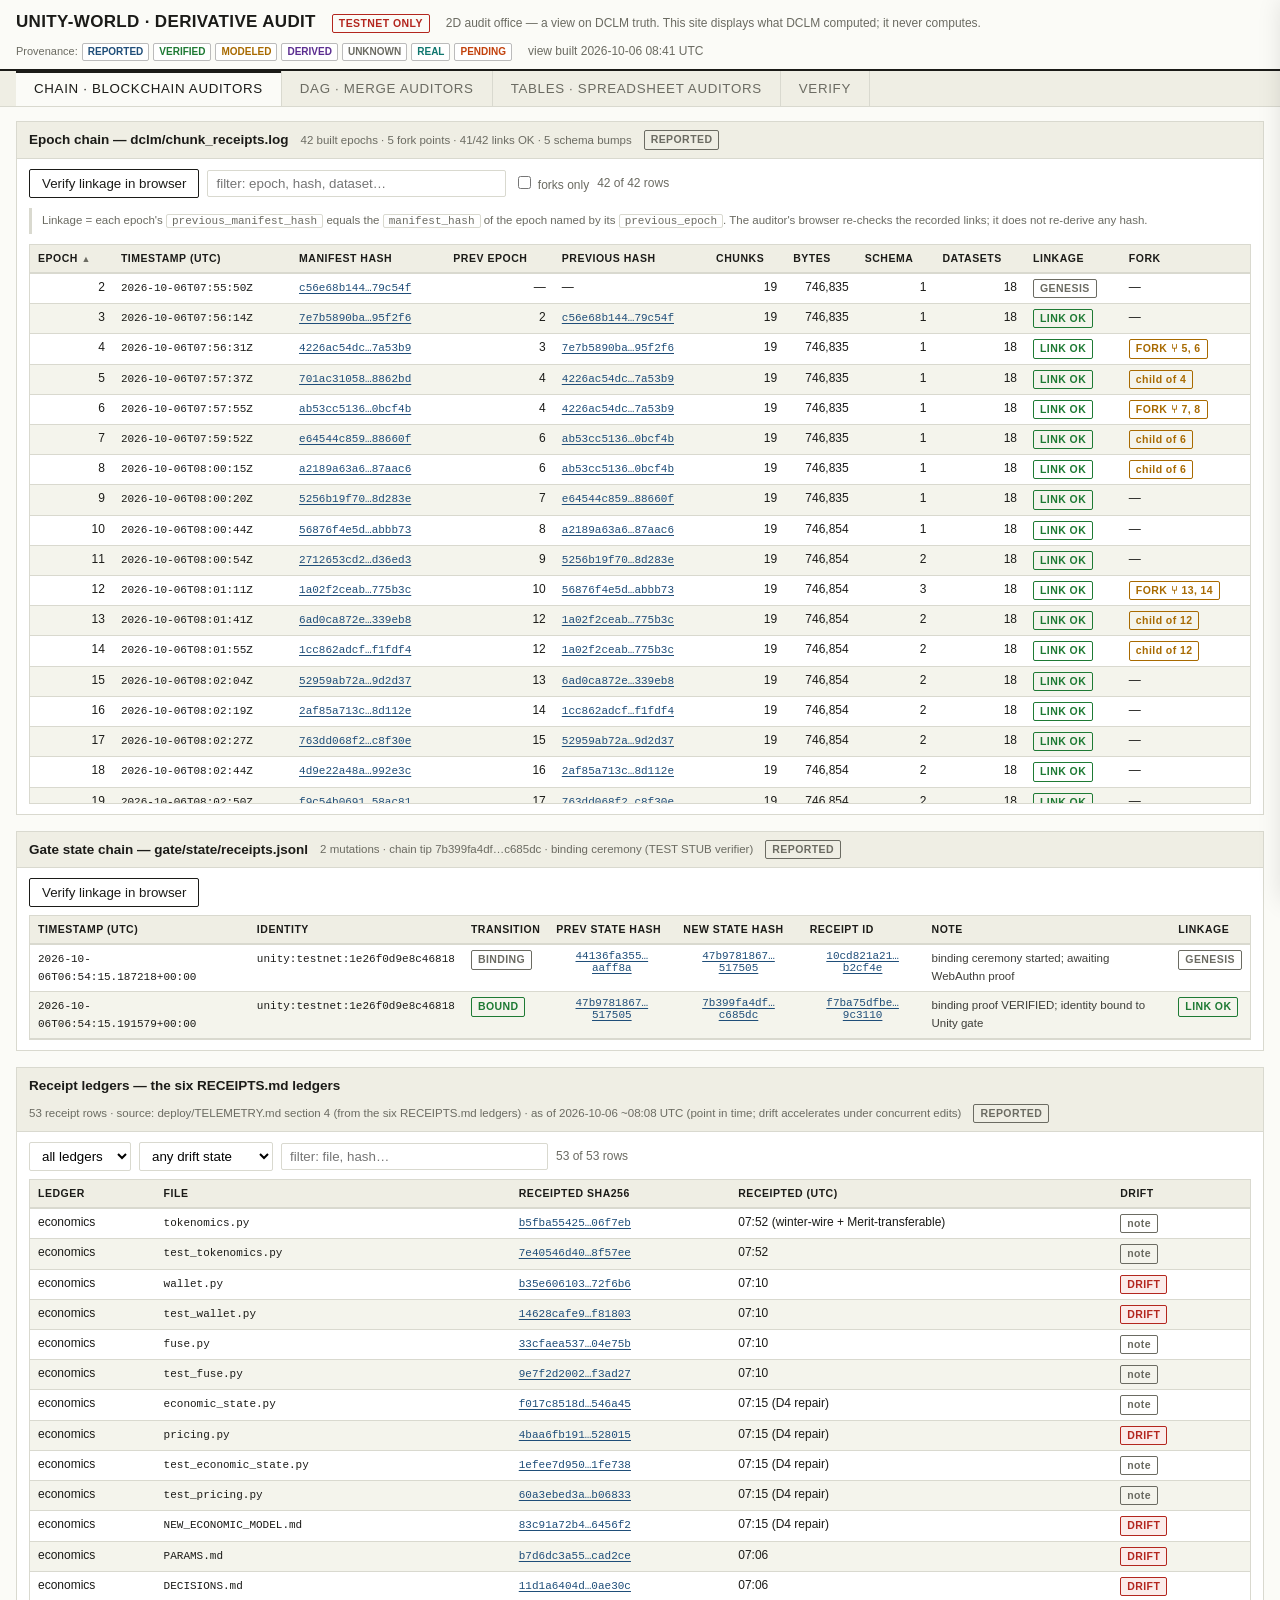
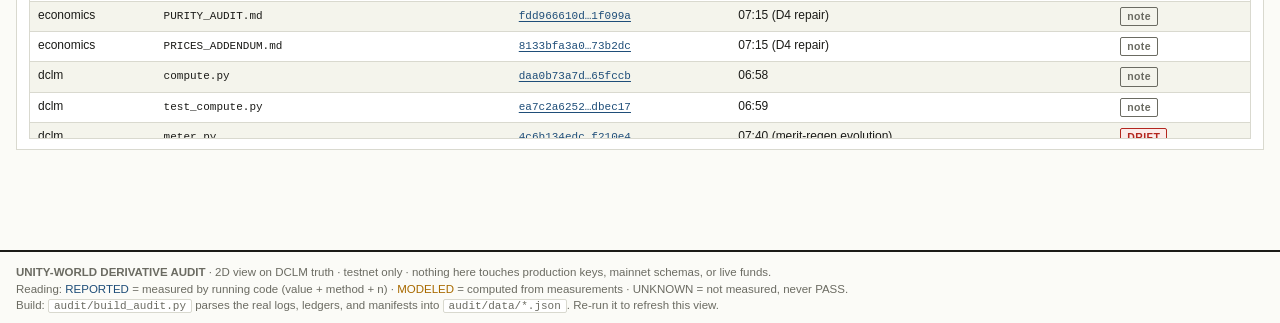
<file: audit/index.html>
<!doctype html>
<html lang="en">
<head>
<meta charset="utf-8">
<meta name="viewport" content="width=device-width, initial-scale=1">
<title>Unity-World Derivative Audit — 2D Ledger View</title>
<link rel="stylesheet" href="audit.css">
</head>
<body>

<header class="site-head">
  <h1>UNITY-WORLD · DERIVATIVE AUDIT</h1>
  <span class="badge b-net">TESTNET ONLY</span>
  <span class="sub">2D audit office — a view on DCLM truth. This site displays what DCLM computed; it never computes.</span>
  <div class="legend" id="prov-legend">
    <span>Provenance:</span>
    <span class="p p-reported">REPORTED</span><span class="p p-verified">VERIFIED</span>
    <span class="p p-modeled">MODELED</span><span class="p p-derived">DERIVED</span>
    <span class="p p-unknown">UNKNOWN</span><span class="p p-real">REAL</span><span class="p p-pending">PENDING</span>
  </div>
  <span class="sub" id="gen-at"></span>
</header>

<nav class="tabs" role="tablist" aria-label="Auditor views">
  <button role="tab" aria-selected="true" data-view="chain" id="tab-chain">Chain · blockchain auditors</button>
  <button role="tab" aria-selected="false" data-view="dag" id="tab-dag">DAG · merge auditors</button>
  <button role="tab" aria-selected="false" data-view="tables" id="tab-tables">Tables · spreadsheet auditors</button>
  <button role="tab" aria-selected="false" data-view="verify" id="tab-verify">Verify</button>
</nav>

<main>
  <!-- CHAIN -->
  <section class="view active" id="view-chain" role="tabpanel" aria-labelledby="tab-chain">
    <div class="panel">
      <header>
        <h2>Epoch chain — dclm/chunk_receipts.log</h2>
        <span class="meta" id="chain-meta"></span>
        <span class="badge b-mut">REPORTED</span>
      </header>
      <div class="body">
        <div class="toolbar">
          <button class="btn" id="chain-verify-btn">Verify linkage in browser</button>
          <input type="search" id="chain-search" placeholder="filter: epoch, hash, dataset…" size="34">
          <label class="count"><input type="checkbox" id="chain-forks-only"> forks only</label>
          <span class="count" id="chain-count"></span>
        </div>
        <div class="caveat" id="chain-verify-out">Linkage = each epoch's <span class="kbd">previous_manifest_hash</span> equals the <span class="kbd">manifest_hash</span> of the epoch named by its <span class="kbd">previous_epoch</span>. The auditor's browser re-checks the recorded links; it does not re-derive any hash.</div>
        <div class="table-scroll"><table class="grid" id="chain-table"><thead></thead><tbody></tbody></table></div>
      </div>
    </div>

    <div class="panel">
      <header>
        <h2>Gate state chain — gate/state/receipts.jsonl</h2>
        <span class="meta" id="gate-meta"></span>
        <span class="badge b-mut">REPORTED</span>
      </header>
      <div class="body">
        <div class="toolbar">
          <button class="btn" id="gate-verify-btn">Verify linkage in browser</button>
          <span class="count" id="gate-out"></span>
        </div>
        <div class="table-scroll"><table class="grid" id="gate-table"><thead></thead><tbody></tbody></table></div>
      </div>
    </div>

    <div class="panel">
      <header>
        <h2>Receipt ledgers — the six RECEIPTS.md ledgers</h2>
        <span class="meta" id="ledger-meta"></span>
        <span class="badge b-mut">REPORTED</span>
      </header>
      <div class="body">
        <div class="toolbar">
          <select id="ledger-filter"><option value="">all ledgers</option></select>
          <select id="ledger-drift"><option value="">any drift state</option><option>DRIFT</option><option>UNRECEIPTED</option><option>receipted</option></select>
          <input type="search" id="ledger-search" placeholder="filter: file, hash…" size="30">
          <span class="count" id="ledger-count"></span>
        </div>
        <div class="table-scroll"><table class="grid" id="ledger-table"><thead></thead><tbody></tbody></table></div>
      </div>
    </div>
  </section>

  <!-- DAG -->
  <section class="view" id="view-dag" role="tabpanel" aria-labelledby="tab-dag">
    <div class="panel">
      <header>
        <h2>Derivative DAG — epoch merges, 2D</h2>
        <span class="meta" id="dag-meta"></span>
        <span class="badge b-mut">REPORTED</span>
      </header>
      <div class="body">
        <div class="dag-controls">
          <button class="btn small" id="dag-fit">Fit</button>
          <button class="btn small" id="dag-reset">Reset</button>
          <button class="btn small" id="dag-zin">Zoom +</button>
          <button class="btn small" id="dag-zout">Zoom −</button>
          <input type="number" id="dag-jump" placeholder="epoch #" min="1" style="width:90px">
          <button class="btn small" id="dag-go">Go</button>
          <button class="btn small" id="dag-svg">Download SVG</button>
          <span class="count">drag to pan · wheel to zoom · click a node for its receipt</span>
        </div>
        <div class="dag-wrap">
          <div class="dag-canvas" id="dag-canvas"></div>
          <div class="dag-side" id="dag-side"><h3>Node detail</h3><p class="count">Click an epoch node.</p></div>
        </div>
        <div class="caveat">Amber dashed edges = fork: one parent, two children (concurrent workers built two epochs on the same parent manifest). Every edge is hash-linked; the Verify tab re-checks them.</div>
      </div>
    </div>
  </section>

  <!-- TABLES -->
  <section class="view" id="view-tables" role="tabpanel" aria-labelledby="tab-tables">
    <div class="panel">
      <header>
        <h2>Ledger tables — for the spreadsheet auditors</h2>
        <span class="meta" id="tables-meta"></span>
      </header>
      <div class="body">
        <div class="toolbar">
          <select id="table-picker"></select>
          <input type="search" id="table-search" placeholder="filter rows…" size="30">
          <button class="btn small" id="table-csv">Download CSV</button>
          <button class="btn small" id="table-json">Download table JSON</button>
          <span class="count" id="table-count"></span>
        </div>
        <div class="caveat" id="table-source"></div>
        <div class="table-scroll"><table class="grid" id="data-table"><thead></thead><tbody></tbody></table></div>
      </div>
    </div>
  </section>

  <!-- VERIFY -->
  <section class="view" id="view-verify" role="tabpanel" aria-labelledby="tab-verify">
    <div class="verify-card">
      <header><h2>A · Epoch chain linkage</h2><button class="btn small" id="v-chain">Run</button><span class="count" id="v-chain-sum"></span></header>
      <div class="body"><div id="v-chain-out" class="count">Not run.</div></div>
    </div>
    <div class="verify-card">
      <header><h2>B · Gate chain linkage</h2><button class="btn small" id="v-gate">Run</button><span class="count" id="v-gate-sum"></span></header>
      <div class="body"><div id="v-gate-out" class="count">Not run.</div></div>
    </div>
    <div class="verify-card">
      <header><h2>C · File hash recompute (browser fetches file, sha256, compares to manifest)</h2>
        <button class="btn small" id="v-files">Run all 55 files</button><span class="count" id="v-files-sum"></span></header>
      <div class="body">
        <div class="caveat">Requires the site to be served from inside the unity-world tree (relative paths <span class="kbd">../data/…</span>, <span class="kbd">../founding-board/…</span>). Under <span class="kbd">file://</span> fetch is blocked and this check cannot run — that is a limitation of the auditor's setup, not of the record.</div>
        <div id="v-files-out" class="count">Not run.</div>
      </div>
    </div>
    <div class="verify-card">
      <header><h2>D · Founding-board acknowledgment hash</h2><button class="btn small" id="v-ack">Run</button><span class="count" id="v-ack-sum"></span></header>
      <div class="body"><div id="v-ack-out" class="count">Not run.</div></div>
    </div>
    <div class="caveat">Honest scope: this site <em>displays</em> DCLM's records and checks their internal consistency (linkage, recorded-vs-served file hashes). It does not re-derive DCLM's computations, re-run tests, or seal anything. A PASS here means the record is self-consistent as served to your browser.</div>
  </section>
</main>

<div class="scrim" id="scrim"></div>
<aside id="drawer" aria-label="Record detail">
  <header><h2 id="drawer-title">Record</h2><button class="btn small" id="drawer-close">Close</button></header>
  <div class="body" id="drawer-body"></div>
</aside>

<footer>
  <strong>UNITY-WORLD DERIVATIVE AUDIT</strong> · 2D view on DCLM truth · testnet only · nothing here touches production keys, mainnet schemas, or live funds.<br>
  Reading: <span class="p p-reported">REPORTED</span> = measured by running code (value + method + n) · <span class="p p-modeled">MODELED</span> = computed from measurements · <span class="p p-unknown">UNKNOWN</span> = not measured, never PASS.<br>
  Build: <span class="kbd">audit/build_audit.py</span> parses the real logs, ledgers, and manifests into <span class="kbd">audit/data/*.json</span>. Re-run it to refresh this view.
</footer>

<script src="audit.js"></script>
</body>
</html>
</file>
<file: audit/audit.css>
/* DERIVATIVE AUDIT — 2D ledger aesthetic. No theater: dense, flat, honest. */
:root {
  --paper: #fbfbf7;
  --ink: #1b1b18;
  --muted: #6b6b62;
  --line: #d9d9cf;
  --row-alt: #f4f4ec;
  --head: #efeee4;
  --accent: #1f4e79;
  --ok: #1e7a34;
  --warn: #a86a00;
  --bad: #b3261e;
  --mono: ui-monospace, "SF Mono", "Cascadia Mono", Menlo, Consolas, monospace;
}
* { box-sizing: border-box; }
html, body { margin: 0; padding: 0; }
body {
  background: var(--paper);
  color: var(--ink);
  font: 13px/1.45 -apple-system, "Segoe UI", Roboto, Helvetica, Arial, sans-serif;
}
a { color: var(--accent); }
.hash { font-family: var(--mono); font-size: 11px; }
button.hash, a.hash { cursor: pointer; background: none; border: 0; padding: 0; color: var(--accent); text-decoration: underline; text-underline-offset: 2px; }
button.hash:hover { color: #0f2f4d; }

/* header */
.site-head {
  border-bottom: 2px solid var(--ink);
  padding: 10px 16px 8px;
  display: flex; flex-wrap: wrap; gap: 8px 16px; align-items: baseline;
}
.site-head h1 { font-size: 17px; margin: 0; letter-spacing: .02em; }
.site-head .sub { color: var(--muted); font-size: 12px; }
.badge {
  display: inline-block; font-size: 10.5px; font-weight: 700; letter-spacing: .04em;
  border: 1px solid; padding: 1px 6px; border-radius: 2px; white-space: nowrap;
}
.b-net { border-color: var(--bad); color: var(--bad); }
.b-ok { border-color: var(--ok); color: var(--ok); }
.b-warn { border-color: var(--warn); color: var(--warn); }
.b-bad { border-color: var(--bad); color: var(--bad); background: #fbecea; }
.b-mut { border-color: var(--muted); color: var(--muted); }
.legend { display: flex; flex-wrap: wrap; gap: 4px; align-items: center; font-size: 11px; color: var(--muted); }
.legend .p { font-size: 10px; font-weight: 700; padding: 1px 5px; border: 1px solid #bbb; border-radius: 2px; background: #fff; }
.p-reported { color: #1f4e79; } .p-verified { color: var(--ok); } .p-modeled { color: var(--warn); }
.p-derived { color: #5b2d90; } .p-unknown { color: var(--muted); } .p-real { color: #0f766e; } .p-pending { color: #c2410c; }

/* tabs */
.tabs { display: flex; gap: 0; border-bottom: 1px solid var(--line); background: var(--head); padding: 0 16px; }
.tabs button {
  font: 700 12.5px/1 inherit; letter-spacing: .05em; text-transform: uppercase;
  border: 0; border-right: 1px solid var(--line); background: none; color: var(--muted);
  padding: 10px 18px; cursor: pointer;
}
.tabs button[aria-selected="true"] { background: var(--paper); color: var(--ink); box-shadow: inset 0 2px 0 var(--ink); }
.tabs button:hover { color: var(--ink); }

main { padding: 14px 16px 60px; max-width: 1500px; }
.view { display: none; } .view.active { display: block; }

.panel { border: 1px solid var(--line); background: #fff; margin-bottom: 16px; }
.panel > header { padding: 8px 12px; border-bottom: 1px solid var(--line); background: var(--head); display: flex; flex-wrap: wrap; gap: 8px 12px; align-items: center; }
.panel > header h2 { font-size: 13.5px; margin: 0; }
.panel > header .meta { font-size: 11.5px; color: var(--muted); }
.panel .body { padding: 10px 12px; }
.toolbar { display: flex; flex-wrap: wrap; gap: 8px; align-items: center; margin-bottom: 8px; }
.toolbar input[type="search"], .toolbar select, .toolbar input[type="number"] {
  font: 12px/1.2 inherit; padding: 5px 8px; border: 1px solid var(--line); background: #fff; border-radius: 2px;
}
.btn {
  font: 700 12px/1 inherit; padding: 6px 12px; border: 1px solid var(--ink);
  background: #fff; color: var(--ink); cursor: pointer; border-radius: 2px;
}
.btn:hover { background: var(--ink); color: #fff; }
.btn.small { padding: 3px 8px; font-size: 11px; }
.btn[disabled] { opacity: .5; cursor: default; }
.count { font-size: 12px; color: var(--muted); }

/* tables */
table.grid { width: 100%; border-collapse: collapse; font-size: 12px; }
table.grid th {
  text-align: left; font-size: 10.5px; text-transform: uppercase; letter-spacing: .05em;
  background: var(--head); border-bottom: 2px solid var(--line); padding: 6px 8px;
  position: sticky; top: 0; white-space: nowrap; cursor: pointer; user-select: none;
}
table.grid th .arr { color: var(--muted); font-size: 9px; }
table.grid td { border-bottom: 1px solid var(--line); padding: 5px 8px; vertical-align: top; }
table.grid tr:nth-child(even) td { background: var(--row-alt); }
table.grid tr:hover td { background: #eef3f7; }
.table-scroll { overflow: auto; max-height: 560px; border: 1px solid var(--line); }
td.num, th.num { text-align: right; font-variant-numeric: tabular-nums; }
td.wrap { word-break: break-word; }
.notes { font-size: 11.5px; color: #3d3d38; max-width: 520px; }

/* DAG */
.dag-wrap { display: grid; grid-template-columns: 1fr 320px; gap: 0; border: 1px solid var(--line); background: #fff; }
.dag-canvas { position: relative; overflow: hidden; min-height: 520px; cursor: grab; background:
  linear-gradient(var(--paper) 0 0); }
.dag-canvas:active { cursor: grabbing; }
.dag-canvas svg { display: block; }
.dag-side { border-left: 1px solid var(--line); padding: 10px 12px; font-size: 12px; overflow: auto; max-height: 620px; }
.dag-side h3 { margin: 0 0 6px; font-size: 13px; }
.dag-side dl { margin: 0; display: grid; grid-template-columns: 92px 1fr; gap: 3px 8px; }
.dag-side dt { color: var(--muted); font-size: 11px; text-transform: uppercase; letter-spacing: .04em; }
.dag-side dd { margin: 0; overflow-wrap: anywhere; }
.node { cursor: pointer; }
.node circle { stroke: var(--ink); stroke-width: 1.5; }
.node text { font: 600 10px var(--mono); fill: var(--ink); }
.node.ok circle { fill: #dcefe0; }
.node.genesis circle { fill: #fff; stroke-dasharray: 3 2; }
.node.forkchild circle { fill: #fdf0d3; stroke: var(--warn); }
.node.broken circle { fill: #f6d7d4; stroke: var(--bad); }
.node.selected circle { stroke-width: 3; }
.edge { stroke: #8a8a80; stroke-width: 1.5; fill: none; }
.edge.forkedge { stroke: var(--warn); stroke-dasharray: 5 3; }
.dag-controls { display: flex; gap: 6px; flex-wrap: wrap; align-items: center; margin-bottom: 8px; }

/* drawer */
#drawer {
  position: fixed; top: 0; right: 0; width: min(480px, 94vw); height: 100vh;
  background: #fff; border-left: 2px solid var(--ink); box-shadow: -8px 0 24px rgba(0,0,0,.12);
  transform: translateX(102%); transition: transform .18s ease-out; z-index: 50;
  display: flex; flex-direction: column;
}
#drawer.open { transform: none; }
#drawer header { padding: 10px 14px; border-bottom: 1px solid var(--line); background: var(--head); display: flex; justify-content: space-between; align-items: center; }
#drawer header h2 { margin: 0; font-size: 14px; }
#drawer .body { padding: 12px 14px; overflow: auto; font-size: 12.5px; }
#drawer dl { display: grid; grid-template-columns: 110px 1fr; gap: 6px 10px; margin: 0 0 12px; }
#drawer dt { color: var(--muted); font-size: 11px; text-transform: uppercase; letter-spacing: .04em; }
#drawer dd { margin: 0; overflow-wrap: anywhere; }
.fullhash { font-family: var(--mono); font-size: 11px; background: var(--row-alt); border: 1px solid var(--line); padding: 6px 8px; word-break: break-all; }
.verify-line { display: flex; gap: 8px; align-items: center; margin: 6px 0; font-size: 12px; }
.scrim { position: fixed; inset: 0; background: rgba(0,0,0,.25); z-index: 40; display: none; }
.scrim.on { display: block; }

/* verify */
.verify-card { border: 1px solid var(--line); background: #fff; margin-bottom: 14px; }
.verify-card > header { padding: 8px 12px; background: var(--head); border-bottom: 1px solid var(--line); display: flex; gap: 10px; align-items: center; flex-wrap: wrap; }
.verify-card h2 { font-size: 13px; margin: 0; }
.verify-card .body { padding: 10px 12px; }
.caveat { font-size: 11.5px; color: var(--muted); border-left: 3px solid var(--line); padding: 4px 10px; margin: 10px 0; }
.result-line { font-family: var(--mono); font-size: 11.5px; padding: 3px 0; border-bottom: 1px dotted var(--line); }

footer { border-top: 2px solid var(--ink); margin-top: 24px; padding: 12px 16px; font-size: 11.5px; color: var(--muted); max-width: 1500px; }
.kbd { font-family: var(--mono); font-size: 11px; background: #fff; border: 1px solid var(--line); padding: 0 5px; border-radius: 2px; }
@media (max-width: 900px) { .dag-wrap { grid-template-columns: 1fr; } .dag-side { border-left: 0; border-top: 1px solid var(--line); } }
</file>
